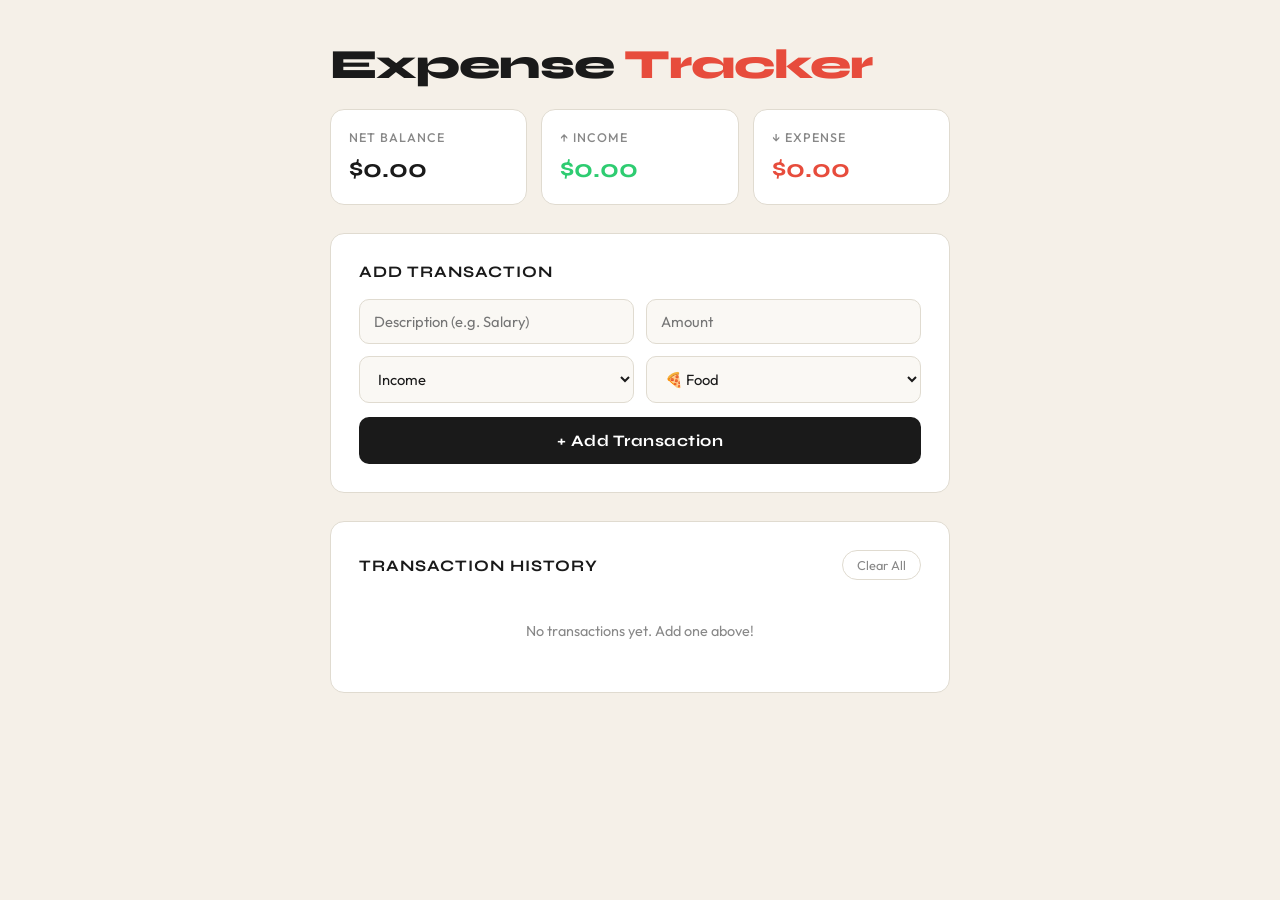
<file: Expense Tracker/index.html>
<!DOCTYPE html>
<html lang="en">
<head>
  <meta charset="UTF-8" />
  <meta name="viewport" content="width=device-width, initial-scale=1.0"/>
  <title>Expense Tracker</title>
  <!-- External stylesheet -->
  <link rel="stylesheet" href="style.css" />
  <!-- Google Fonts -->
  <link href="https://fonts.googleapis.com/css2?family=Syne:wght@700;800&family=Outfit:wght@400;500;600&display=swap" rel="stylesheet"/>
</head>
<body>

  <div class="app">

    <!-- Balance Summary Cards -->
    <header>
      <h1>Expense <span>Tracker</span></h1>
      <div class="summary-cards">
        <div class="card balance">
          <p class="card-label">Net Balance</p>
          <h2 id="netBalance">$0.00</h2>
        </div>
        <div class="card income">
          <p class="card-label">↑ Income</p>
          <h2 id="totalIncome">$0.00</h2>
        </div>
        <div class="card expense">
          <p class="card-label">↓ Expense</p>
          <h2 id="totalExpense">$0.00</h2>
        </div>
      </div>
    </header>

    <!-- Add Transaction Form -->
    <section class="form-section">
      <h3>Add Transaction</h3>
      <div class="form-grid">
        <input type="text"   id="descInput"   placeholder="Description (e.g. Salary)" />
        <input type="number" id="amountInput" placeholder="Amount" min="0" step="0.01"/>
        <select id="typeSelect">
          <option value="income">Income</option>
          <option value="expense">Expense</option>
        </select>
        <select id="categorySelect">
          <option value="Food">🍕 Food</option>
          <option value="Transport">🚗 Transport</option>
          <option value="Shopping">🛍 Shopping</option>
          <option value="Health">💊 Health</option>
          <option value="Entertainment">🎬 Entertainment</option>
          <option value="Salary">💼 Salary</option>
          <option value="Other">📦 Other</option>
        </select>
      </div>
      <button id="addBtn">+ Add Transaction</button>
    </section>

    <!-- Transaction History -->
    <section class="history-section">
      <div class="history-header">
        <h3>Transaction History</h3>
        <button id="clearAllBtn">Clear All</button>
      </div>
      <ul id="transactionList"></ul>
    </section>

  </div>

  <script src="script.js"></script>
</body>
</html>
</file>
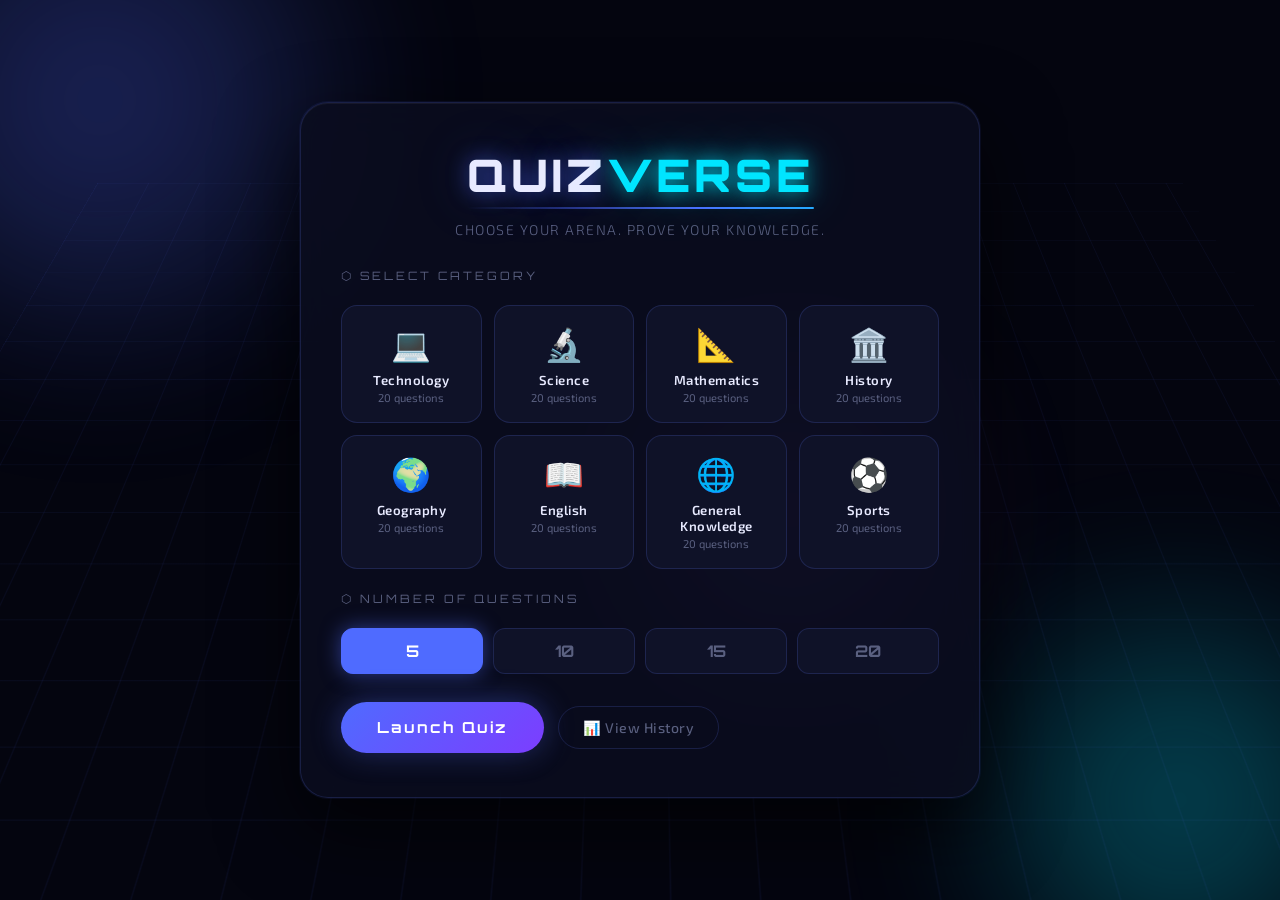
<file: Quiz App/index.html>
<!DOCTYPE html>
<html lang="en">
<head>
  <meta charset="UTF-8" />
  <meta name="viewport" content="width=device-width, initial-scale=1.0"/>
  <title>QuizVerse — Knowledge Arena</title>
  <link rel="stylesheet" href="style.css"/>
  <link href="https://fonts.googleapis.com/css2?family=Orbitron:wght@700;900&family=Exo+2:wght@300;400;500;600;700&display=swap" rel="stylesheet"/>
</head>
<body>

  <!-- Animated 3D background -->
  <div class="bg-scene">
    <div class="orb orb1"></div>
    <div class="orb orb2"></div>
    <div class="orb orb3"></div>
    <div class="grid-lines"></div>
  </div>

  <div class="app-shell">

    <!-- ══════════════════════════════
         SCREEN 1: HOME
    ══════════════════════════════ -->
    <div id="homeScreen" class="screen active">

      <div class="home-header">
        <div class="logo-wrap">
          <span class="logo-text">QUIZ<em>VERSE</em></span>
          <div class="logo-underline"></div>
        </div>
        <p class="tagline">Choose your arena. Prove your knowledge.</p>
      </div>

      <div class="section-label">⬡ SELECT CATEGORY</div>
      <div class="category-grid" id="categoryGrid">
        <!-- Filled by JS -->
      </div>

      <div class="section-label">⬡ NUMBER OF QUESTIONS</div>
      <div class="count-selector">
        <button class="count-btn active" data-count="5">5</button>
        <button class="count-btn" data-count="10">10</button>
        <button class="count-btn" data-count="15">15</button>
        <button class="count-btn" data-count="20">20</button>
      </div>

      <div class="home-actions">
        <button class="cta-btn" id="startQuizBtn">
          <span>Launch Quiz</span>
          <div class="btn-shine"></div>
        </button>
        <button class="ghost-btn" id="viewHistoryBtn">📊 View History</button>
      </div>
    </div>

    <!-- ══════════════════════════════
         SCREEN 2: QUIZ
    ══════════════════════════════ -->
    <div id="quizScreen" class="screen">

      <div class="hud">
        <div class="hud-item">
          <span class="hud-label">CATEGORY</span>
          <span class="hud-value" id="hudCategory">—</span>
        </div>
        <div class="hud-item">
          <span class="hud-label">QUESTION</span>
          <span class="hud-value" id="hudQuestion">1/10</span>
        </div>
        <div class="hud-item">
          <span class="hud-label">SCORE</span>
          <span class="hud-value score-val" id="hudScore">0</span>
        </div>
      </div>

      <div class="progress-track">
        <div class="progress-fill" id="progressFill"></div>
      </div>

      <!-- 3D flipping card -->
      <div class="card-scene">
        <div class="question-card" id="questionCard">
          <div class="q-number" id="qNumber">Q1</div>
          <div class="q-text"   id="qText">...</div>
        </div>
      </div>

      <div class="options-wrap" id="optionsWrap"></div>

      <div class="quiz-footer">
        <button class="next-btn" id="nextBtn" style="display:none">Next →</button>
      </div>
    </div>

    <!-- ══════════════════════════════
         SCREEN 3: RESULT
    ══════════════════════════════ -->
    <div id="resultScreen" class="screen">

      <div class="result-trophy" id="resultTrophy">🏆</div>
      <div class="result-headline">QUIZ COMPLETE</div>
      <div class="result-category" id="resultCategory"></div>

      <div class="score-ring-wrap">
        <svg class="score-ring" viewBox="0 0 120 120">
          <circle class="ring-bg"   cx="60" cy="60" r="50"/>
          <circle class="ring-fill" cx="60" cy="60" r="50" id="ringFill"/>
        </svg>
        <div class="score-ring-text">
          <span id="ringScore">0</span>
          <small id="ringTotal">/10</small>
        </div>
      </div>

      <p class="result-msg" id="resultMsg"></p>

      <div class="stat-pills">
        <div class="stat-pill correct-pill">
          <span class="pill-val" id="statCorrect">0</span>
          <span class="pill-label">Correct</span>
        </div>
        <div class="stat-pill wrong-pill">
          <span class="pill-val" id="statWrong">0</span>
          <span class="pill-label">Wrong</span>
        </div>
        <div class="stat-pill">
          <span class="pill-val" id="statPercent">0%</span>
          <span class="pill-label">Accuracy</span>
        </div>
      </div>

      <div class="result-actions">
        <button class="cta-btn" id="playAgainBtn">Play Again</button>
        <button class="ghost-btn" id="goHomeBtn">← Home</button>
      </div>
    </div>

    <!-- ══════════════════════════════
         SCREEN 4: HISTORY
    ══════════════════════════════ -->
    <div id="historyScreen" class="screen">
      <div class="history-top">
        <h2 class="history-title">📊 QUIZ HISTORY</h2>
        <button class="ghost-btn small" id="clearHistoryBtn">🗑 Clear All</button>
      </div>
      <div id="historyList" class="history-list"></div>
      <button class="ghost-btn" id="backFromHistoryBtn">← Back to Home</button>
    </div>

  </div>

  <script src="script.js"></script>
</body>
</html>
</file>
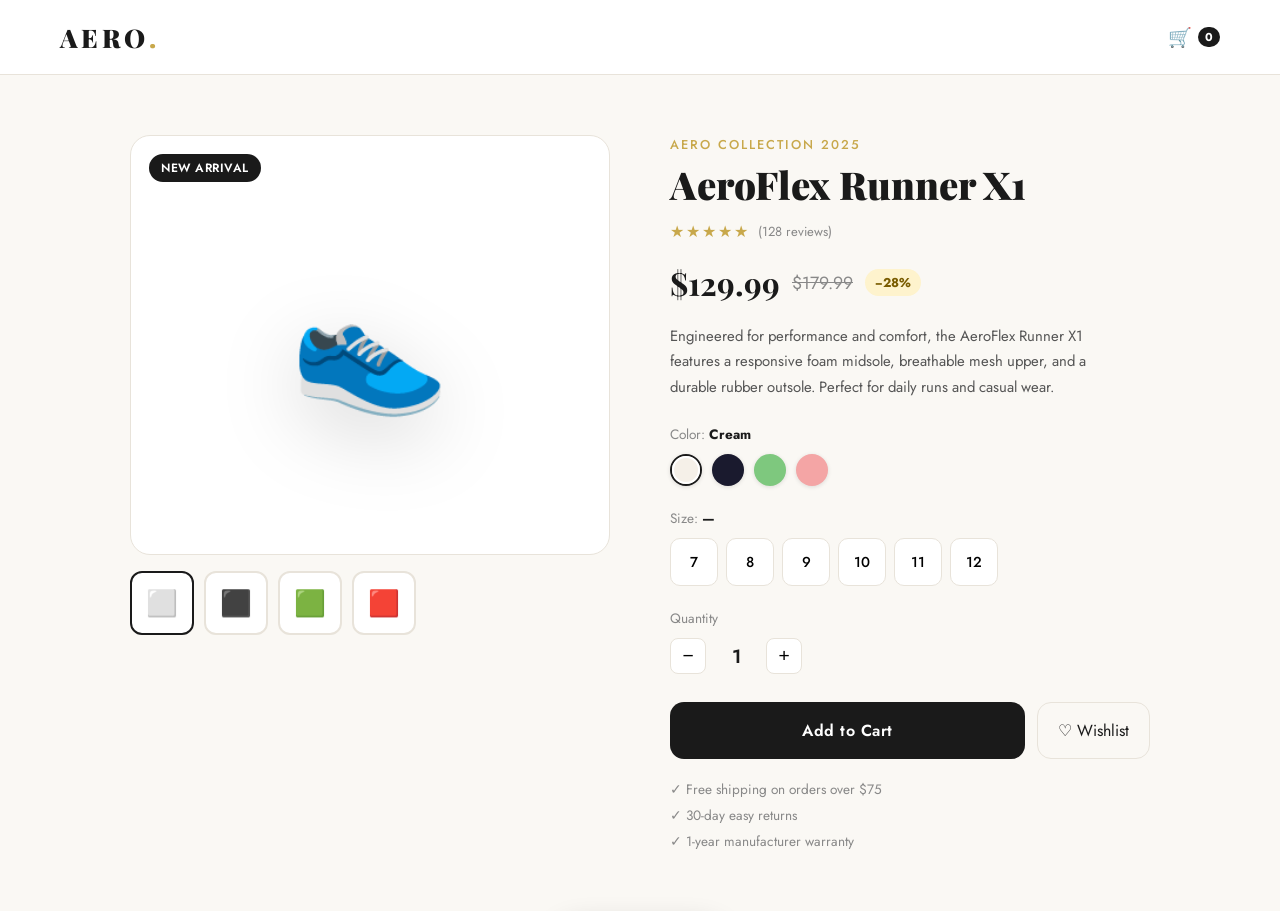
<file: Simple E-commerce Product Page/index.html>
<!DOCTYPE html>
<html lang="en">
<head>
  <meta charset="UTF-8" />
  <meta name="viewport" content="width=device-width, initial-scale=1.0"/>
  <title>Shop — Aero Sneaker</title>
  <!-- External stylesheet -->
  <link rel="stylesheet" href="style.css"/>
  <!-- Google Fonts -->
  <link href="https://fonts.googleapis.com/css2?family=Playfair+Display:wght@700;900&family=Jost:wght@300;400;500;600&display=swap" rel="stylesheet"/>
</head>
<body>

  <!-- Navigation -->
  <nav>
    <div class="logo">AERO<span>.</span></div>
    <div class="cart-icon" id="cartIcon">
      🛒 <span class="cart-count" id="cartCount">0</span>
    </div>
  </nav>

  <!-- Main Product Section -->
  <main>

    <!-- Product Image Gallery -->
    <div class="product-gallery">
      <!-- Main image display -->
      <div class="main-image" id="mainImage">
        <div class="product-badge">New Arrival</div>
        <div class="placeholder-img" id="imgDisplay">👟</div>
      </div>
      <!-- Thumbnail strip -->
      <div class="thumbnails">
        <div class="thumb active" data-color="#f5f0e8">⬜</div>
        <div class="thumb" data-color="#1a1a2e">⬛</div>
        <div class="thumb" data-color="#e8f5e0">🟩</div>
        <div class="thumb" data-color="#fde8e8">🟥</div>
      </div>
    </div>

    <!-- Product Details -->
    <div class="product-info">

      <div class="brand-tag">AERO Collection 2025</div>
      <h1 class="product-title">AeroFlex Runner X1</h1>

      <!-- Star rating -->
      <div class="rating">
        <span class="stars">★★★★★</span>
        <span class="review-count">(128 reviews)</span>
      </div>

      <!-- Price -->
      <div class="price-row">
        <span class="price" id="currentPrice">$129.99</span>
        <span class="original-price">$179.99</span>
        <span class="discount-badge">−28%</span>
      </div>

      <!-- Description -->
      <p class="description">
        Engineered for performance and comfort, the AeroFlex Runner X1 features
        a responsive foam midsole, breathable mesh upper, and a durable rubber outsole.
        Perfect for daily runs and casual wear.
      </p>

      <!-- Color Selector -->
      <div class="selector-group">
        <p class="selector-label">Color: <strong id="selectedColor">Cream</strong></p>
        <div class="color-swatches">
          <div class="swatch active" data-color="Cream"   style="background:#f5f0e8;" title="Cream"></div>
          <div class="swatch" data-color="Midnight" style="background:#1a1a2e;" title="Midnight"></div>
          <div class="swatch" data-color="Sage"     style="background:#7ec87e;" title="Sage"></div>
          <div class="swatch" data-color="Blush"    style="background:#f4a5a5;" title="Blush"></div>
        </div>
      </div>

      <!-- Size Selector -->
      <div class="selector-group">
        <p class="selector-label">Size: <strong id="selectedSize">—</strong></p>
        <div class="size-grid">
          <button class="size-btn" data-size="7">7</button>
          <button class="size-btn" data-size="8">8</button>
          <button class="size-btn" data-size="9">9</button>
          <button class="size-btn" data-size="10">10</button>
          <button class="size-btn" data-size="11">11</button>
          <button class="size-btn" data-size="12">12</button>
        </div>
      </div>

      <!-- Quantity Selector -->
      <div class="selector-group">
        <p class="selector-label">Quantity</p>
        <div class="quantity-row">
          <button class="qty-btn" id="decreaseQty">−</button>
          <span id="qtyDisplay">1</span>
          <button class="qty-btn" id="increaseQty">+</button>
        </div>
      </div>

      <!-- Action Buttons -->
      <div class="action-btns">
        <button id="addToCartBtn" class="btn-primary">Add to Cart</button>
        <button id="wishlistBtn"  class="btn-secondary">♡ Wishlist</button>
      </div>

      <!-- Features List -->
      <ul class="features">
        <li>✓ Free shipping on orders over $75</li>
        <li>✓ 30-day easy returns</li>
        <li>✓ 1-year manufacturer warranty</li>
      </ul>

    </div>
  </main>

  <!-- Cart Notification Toast -->
  <div class="toast" id="toast">Added to cart! 🛒</div>

  <script src="script.js"></script>
</body>
</html>
</file>
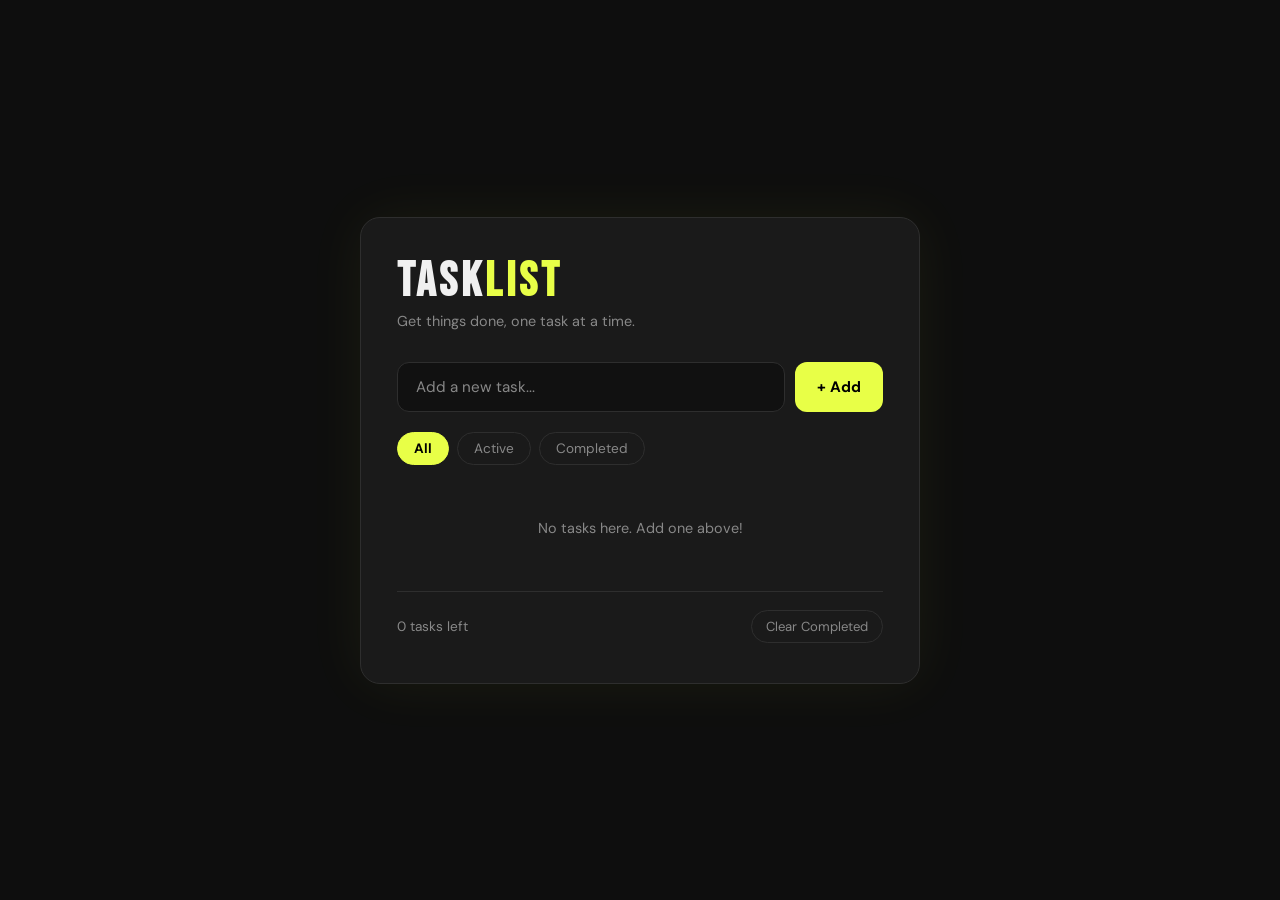
<file: To-Do list app/index.html>
<!DOCTYPE html>
<html lang="en">
<head>
  <meta charset="UTF-8" />
  <meta name="viewport" content="width=device-width, initial-scale=1.0"/>
  <title>To-Do List</title>
  <!-- Link to external stylesheet -->
  <link rel="stylesheet" href="style.css" />
  <!-- Google Fonts -->
  <link href="https://fonts.googleapis.com/css2?family=Bebas+Neue&family=DM+Sans:wght@400;500;700&display=swap" rel="stylesheet"/>
</head>
<body>

  <div class="app-wrapper">
    <header>
      <h1>TASK<span>LIST</span></h1>
      <p class="subtitle">Get things done, one task at a time.</p>
    </header>

    <!-- Input section for adding new tasks -->
    <div class="input-row">
      <input type="text" id="taskInput" placeholder="Add a new task..." maxlength="100" />
      <button id="addBtn">+ Add</button>
    </div>

    <!-- Filter buttons -->
    <div class="filters">
      <button class="filter-btn active" data-filter="all">All</button>
      <button class="filter-btn" data-filter="active">Active</button>
      <button class="filter-btn" data-filter="completed">Completed</button>
    </div>

    <!-- Task list container -->
    <ul id="taskList"></ul>

    <!-- Footer stats -->
    <div class="footer">
      <span id="taskCount">0 tasks left</span>
      <button id="clearBtn">Clear Completed</button>
    </div>
  </div>

  <!-- Link to external JavaScript -->
  <script src="script.js"></script>
</body>
</html>
</file>
<file: Expense Tracker/style.css>
/* =============================
   Variables & Reset
   ============================= */
:root {
  --bg: #f5f0e8;
  --card-bg: #ffffff;
  --text: #1a1a1a;
  --muted: #888;
  --income-color: #2ecc71;
  --expense-color: #e74c3c;
  --accent: #1a1a1a;
  --border: #e0dbd0;
  --radius: 14px;
}

* { margin: 0; padding: 0; box-sizing: border-box; }

body {
  background: var(--bg);
  color: var(--text);
  font-family: 'Outfit', sans-serif;
  min-height: 100vh;
  display: flex;
  justify-content: center;
  padding: 40px 20px;
}

/* =============================
   App Container
   ============================= */
.app {
  width: 100%;
  max-width: 620px;
  display: flex;
  flex-direction: column;
  gap: 28px;
  animation: fadeUp 0.5s ease;
}

@keyframes fadeUp {
  from { opacity: 0; transform: translateY(24px); }
  to   { opacity: 1; transform: translateY(0); }
}

/* =============================
   Header
   ============================= */
header h1 {
  font-family: 'Syne', sans-serif;
  font-size: 2.6rem;
  font-weight: 800;
  margin-bottom: 20px;
  letter-spacing: -1px;
}

header h1 span {
  color: var(--expense-color);
}

/* =============================
   Summary Cards
   ============================= */
.summary-cards {
  display: grid;
  grid-template-columns: 1fr 1fr 1fr;
  gap: 14px;
}

.card {
  background: var(--card-bg);
  border-radius: var(--radius);
  padding: 20px 18px;
  border: 1px solid var(--border);
  transition: transform 0.2s;
}

.card:hover { transform: translateY(-2px); }

.card-label {
  font-size: 0.78rem;
  color: var(--muted);
  font-weight: 500;
  text-transform: uppercase;
  letter-spacing: 1px;
  margin-bottom: 8px;
}

.card h2 {
  font-family: 'Syne', sans-serif;
  font-size: 1.6rem;
  font-weight: 700;
}

.card.balance h2 { color: var(--text); }
.card.income  h2 { color: var(--income-color); }
.card.expense h2 { color: var(--expense-color); }

/* =============================
   Form Section
   ============================= */
.form-section {
  background: var(--card-bg);
  border-radius: var(--radius);
  padding: 28px;
  border: 1px solid var(--border);
}

.form-section h3 {
  font-family: 'Syne', sans-serif;
  font-size: 1rem;
  font-weight: 700;
  margin-bottom: 18px;
  text-transform: uppercase;
  letter-spacing: 1px;
}

.form-grid {
  display: grid;
  grid-template-columns: 1fr 1fr;
  gap: 12px;
  margin-bottom: 14px;
}

/* Inputs and selects */
.form-grid input,
.form-grid select {
  padding: 12px 14px;
  border: 1px solid var(--border);
  border-radius: 10px;
  font-family: 'Outfit', sans-serif;
  font-size: 0.92rem;
  background: #faf8f4;
  color: var(--text);
  outline: none;
  transition: border-color 0.2s;
}

.form-grid input:focus,
.form-grid select:focus {
  border-color: var(--accent);
}

/* Add button */
#addBtn {
  width: 100%;
  padding: 14px;
  background: var(--accent);
  color: #fff;
  border: none;
  border-radius: 10px;
  font-family: 'Syne', sans-serif;
  font-size: 1rem;
  font-weight: 700;
  cursor: pointer;
  letter-spacing: 0.5px;
  transition: background 0.2s, transform 0.15s;
}

#addBtn:hover {
  background: #333;
  transform: scale(1.01);
}

/* =============================
   History Section
   ============================= */
.history-section {
  background: var(--card-bg);
  border-radius: var(--radius);
  padding: 28px;
  border: 1px solid var(--border);
}

.history-header {
  display: flex;
  justify-content: space-between;
  align-items: center;
  margin-bottom: 18px;
}

.history-header h3 {
  font-family: 'Syne', sans-serif;
  font-size: 1rem;
  font-weight: 700;
  text-transform: uppercase;
  letter-spacing: 1px;
}

#clearAllBtn {
  background: transparent;
  border: 1px solid var(--border);
  color: var(--muted);
  padding: 6px 14px;
  border-radius: 999px;
  font-family: 'Outfit', sans-serif;
  font-size: 0.8rem;
  cursor: pointer;
  transition: all 0.2s;
}

#clearAllBtn:hover {
  border-color: var(--expense-color);
  color: var(--expense-color);
}

/* =============================
   Transaction List
   ============================= */
#transactionList {
  list-style: none;
  display: flex;
  flex-direction: column;
  gap: 10px;
}

.transaction-item {
  display: flex;
  align-items: center;
  justify-content: space-between;
  padding: 14px 16px;
  background: #faf8f4;
  border-radius: 10px;
  border-left: 4px solid transparent;
  animation: slideIn 0.3s ease;
}

@keyframes slideIn {
  from { opacity: 0; transform: translateX(-8px); }
  to   { opacity: 1; transform: translateX(0); }
}

/* Color the left border by type */
.transaction-item.income  { border-color: var(--income-color); }
.transaction-item.expense { border-color: var(--expense-color); }

.tx-info { flex: 1; }

.tx-desc {
  font-weight: 600;
  font-size: 0.93rem;
  margin-bottom: 2px;
}

.tx-meta {
  font-size: 0.78rem;
  color: var(--muted);
}

.tx-amount {
  font-family: 'Syne', sans-serif;
  font-size: 1rem;
  font-weight: 700;
  margin: 0 16px;
}

.transaction-item.income  .tx-amount { color: var(--income-color); }
.transaction-item.expense .tx-amount { color: var(--expense-color); }

/* Delete button per item */
.tx-delete {
  background: transparent;
  border: none;
  color: var(--border);
  font-size: 1rem;
  cursor: pointer;
  transition: color 0.2s;
  padding: 4px;
}

.tx-delete:hover { color: var(--expense-color); }

/* Empty state */
.empty-msg {
  text-align: center;
  color: var(--muted);
  font-size: 0.9rem;
  padding: 24px 0;
}

/* =============================
   Responsive
   ============================= */
@media (max-width: 480px) {
  .summary-cards { grid-template-columns: 1fr; }
  .form-grid { grid-template-columns: 1fr; }
}
</file>
<file: Quiz App/style.css>
/* ═══════════════════════════════════════════
   QUIZVERSE — style.css
   Dark sci-fi theme with 3D depth effects
═══════════════════════════════════════════ */

/* ─── Variables ─── */
:root {
  --bg:       #04050f;
  --surface:  #0b0d1f;
  --card:     #0f1228;
  --border:   rgba(100,120,255,0.18);
  --accent:   #4f6bff;
  --accent2:  #00e5ff;
  --correct:  #00e676;
  --wrong:    #ff1744;
  --text:     #e8eaff;
  --muted:    #5a6080;
  --gold:     #ffd54f;
  --radius:   18px;

  /* 3D perspective */
  --persp: 1000px;
}

/* ─── Reset ─── */
*, *::before, *::after { margin: 0; padding: 0; box-sizing: border-box; }

body {
  background: var(--bg);
  color: var(--text);
  font-family: 'Exo 2', sans-serif;
  min-height: 100vh;
  display: flex;
  align-items: center;
  justify-content: center;
  padding: 20px;
  overflow-x: hidden;
}

/* ═══════════════════════════════════════════
   BACKGROUND SCENE — floating 3D orbs
═══════════════════════════════════════════ */
.bg-scene {
  position: fixed;
  inset: 0;
  pointer-events: none;
  z-index: 0;
  overflow: hidden;
}

/* Perspective grid lines */
.grid-lines {
  position: absolute;
  inset: 0;
  background-image:
    linear-gradient(rgba(79,107,255,0.06) 1px, transparent 1px),
    linear-gradient(90deg, rgba(79,107,255,0.06) 1px, transparent 1px);
  background-size: 60px 60px;
  transform: perspective(600px) rotateX(20deg) scale(1.5);
  transform-origin: center bottom;
}

/* Glowing orbs */
.orb {
  position: absolute;
  border-radius: 50%;
  filter: blur(80px);
  opacity: 0.35;
  animation: drift 12s ease-in-out infinite alternate;
}

.orb1 {
  width: 500px; height: 500px;
  background: radial-gradient(circle, #4f6bff, transparent);
  top: -150px; left: -150px;
  animation-duration: 14s;
}
.orb2 {
  width: 400px; height: 400px;
  background: radial-gradient(circle, #00e5ff, transparent);
  bottom: -100px; right: -100px;
  animation-duration: 10s;
  animation-delay: -4s;
}
.orb3 {
  width: 300px; height: 300px;
  background: radial-gradient(circle, #a855f7, transparent);
  top: 40%; left: 50%;
  animation-duration: 16s;
  animation-delay: -8s;
}

@keyframes drift {
  from { transform: translate(0, 0) scale(1); }
  to   { transform: translate(40px, 30px) scale(1.1); }
}

/* ═══════════════════════════════════════════
   APP SHELL
═══════════════════════════════════════════ */
.app-shell {
  position: relative;
  z-index: 1;
  width: 100%;
  max-width: 680px;
  background: rgba(11,13,31,0.85);
  border: 1px solid var(--border);
  border-radius: 28px;
  padding: 44px 40px;
  backdrop-filter: blur(20px);
  box-shadow:
    0 0 0 1px rgba(79,107,255,0.08),
    0 30px 80px rgba(0,0,0,0.7),
    inset 0 1px 0 rgba(255,255,255,0.05);
  /* subtle 3D tilt on hover */
  transform-style: preserve-3d;
  transition: transform 0.3s ease, box-shadow 0.3s ease;
}

.app-shell:hover {
  transform: perspective(var(--persp)) rotateX(1.5deg) rotateY(-1deg);
  box-shadow:
    0 0 0 1px rgba(79,107,255,0.14),
    0 40px 100px rgba(0,0,0,0.8),
    inset 0 1px 0 rgba(255,255,255,0.07);
}

/* ─── Screens ─── */
.screen { display: none; flex-direction: column; gap: 22px; }
.screen.active { display: flex; animation: screenIn 0.5s cubic-bezier(0.22,1,0.36,1); }

@keyframes screenIn {
  from { opacity: 0; transform: translateY(20px) scale(0.98); }
  to   { opacity: 1; transform: translateY(0)    scale(1); }
}

/* ═══════════════════════════════════════════
   HOME SCREEN
═══════════════════════════════════════════ */
.home-header { text-align: center; padding-bottom: 8px; }

.logo-wrap { display: inline-block; position: relative; margin-bottom: 12px; }

.logo-text {
  font-family: 'Orbitron', sans-serif;
  font-size: 2.8rem;
  font-weight: 900;
  letter-spacing: 4px;
  color: var(--text);
  text-shadow:
    0 0 20px rgba(79,107,255,0.6),
    0 0 60px rgba(79,107,255,0.3);
}

.logo-text em {
  font-style: normal;
  color: var(--accent2);
  text-shadow:
    0 0 20px rgba(0,229,255,0.8),
    0 0 50px rgba(0,229,255,0.4);
}

.logo-underline {
  height: 2px;
  background: linear-gradient(90deg, transparent, var(--accent), var(--accent2), transparent);
  margin-top: 4px;
  border-radius: 999px;
  animation: shimmer 2.5s linear infinite;
  background-size: 200% 100%;
}

@keyframes shimmer {
  0%   { background-position: -200% center; }
  100% { background-position:  200% center; }
}

.tagline {
  color: var(--muted);
  font-size: 0.88rem;
  font-weight: 300;
  letter-spacing: 1.5px;
  text-transform: uppercase;
}

/* ─── Section labels ─── */
.section-label {
  font-family: 'Orbitron', sans-serif;
  font-size: 0.72rem;
  letter-spacing: 3px;
  color: var(--muted);
  text-transform: uppercase;
}

/* ─── Category Grid ─── */
.category-grid {
  display: grid;
  grid-template-columns: repeat(auto-fill, minmax(140px, 1fr));
  gap: 12px;
}

.cat-card {
  position: relative;
  background: var(--card);
  border: 1px solid var(--border);
  border-radius: 16px;
  padding: 18px 14px;
  text-align: center;
  cursor: pointer;
  transition: all 0.25s cubic-bezier(0.34,1.56,0.64,1);
  transform-style: preserve-3d;
  overflow: hidden;
}

.cat-card::before {
  content: '';
  position: absolute;
  inset: 0;
  background: linear-gradient(135deg, var(--cat-color, var(--accent)), transparent 60%);
  opacity: 0;
  transition: opacity 0.3s;
  border-radius: inherit;
}

.cat-card:hover {
  transform: translateY(-6px) scale(1.03) rotateX(4deg);
  border-color: var(--cat-color, var(--accent));
  box-shadow: 0 12px 30px rgba(0,0,0,0.5), 0 0 20px var(--cat-color, rgba(79,107,255,0.3));
}

.cat-card:hover::before { opacity: 0.12; }

.cat-card.selected {
  border-color: var(--cat-color, var(--accent));
  background: rgba(79,107,255,0.1);
  box-shadow: 0 0 0 2px var(--cat-color, var(--accent)), 0 8px 30px rgba(0,0,0,0.5);
  transform: translateY(-4px) rotateX(2deg);
}

.cat-card.selected::before { opacity: 0.15; }

.cat-emoji { font-size: 2rem; display: block; margin-bottom: 8px; }

.cat-name {
  font-size: 0.82rem;
  font-weight: 600;
  letter-spacing: 0.5px;
  color: var(--text);
}

.cat-count {
  font-size: 0.7rem;
  color: var(--muted);
  margin-top: 3px;
}

/* ─── Count Selector ─── */
.count-selector {
  display: flex;
  gap: 10px;
  flex-wrap: wrap;
}

.count-btn {
  flex: 1;
  min-width: 60px;
  padding: 12px;
  background: var(--card);
  border: 1px solid var(--border);
  border-radius: 12px;
  color: var(--muted);
  font-family: 'Orbitron', sans-serif;
  font-size: 1rem;
  font-weight: 700;
  cursor: pointer;
  transition: all 0.2s;
}

.count-btn:hover { border-color: var(--accent); color: var(--text); }

.count-btn.active {
  background: var(--accent);
  border-color: var(--accent);
  color: #fff;
  box-shadow: 0 0 20px rgba(79,107,255,0.5);
}

/* ─── CTA Button ─── */
.cta-btn {
  position: relative;
  padding: 16px 36px;
  background: linear-gradient(135deg, var(--accent), #7c3dff);
  color: #fff;
  border: none;
  border-radius: 999px;
  font-family: 'Orbitron', sans-serif;
  font-size: 0.95rem;
  font-weight: 700;
  letter-spacing: 2px;
  cursor: pointer;
  overflow: hidden;
  transition: transform 0.2s, box-shadow 0.2s;
  box-shadow: 0 0 30px rgba(79,107,255,0.4), 0 8px 20px rgba(0,0,0,0.4);
}

.cta-btn:hover {
  transform: scale(1.05) translateY(-2px);
  box-shadow: 0 0 50px rgba(79,107,255,0.6), 0 12px 28px rgba(0,0,0,0.5);
}

/* Animated shine sweep on CTA */
.btn-shine {
  position: absolute;
  top: -50%; left: -75%;
  width: 50%; height: 200%;
  background: linear-gradient(90deg, transparent, rgba(255,255,255,0.25), transparent);
  transform: skewX(-20deg);
  animation: sweepShine 3s ease-in-out infinite;
}

@keyframes sweepShine {
  0%   { left: -75%; }
  60%, 100% { left: 125%; }
}

/* ─── Ghost Button ─── */
.ghost-btn {
  padding: 12px 24px;
  background: transparent;
  border: 1px solid var(--border);
  border-radius: 999px;
  color: var(--muted);
  font-family: 'Exo 2', sans-serif;
  font-size: 0.88rem;
  font-weight: 500;
  cursor: pointer;
  transition: all 0.2s;
  letter-spacing: 0.5px;
}

.ghost-btn:hover { border-color: var(--accent2); color: var(--accent2); }
.ghost-btn.small { padding: 8px 16px; font-size: 0.8rem; }

.home-actions {
  display: flex;
  gap: 14px;
  align-items: center;
  flex-wrap: wrap;
  margin-top: 6px;
}

/* ═══════════════════════════════════════════
   QUIZ SCREEN
═══════════════════════════════════════════ */

/* ─── HUD ─── */
.hud {
  display: flex;
  justify-content: space-between;
  background: var(--card);
  border: 1px solid var(--border);
  border-radius: 14px;
  padding: 12px 20px;
  gap: 8px;
}

.hud-item { text-align: center; flex: 1; }
.hud-item:first-child { text-align: left; }
.hud-item:last-child  { text-align: right; }

.hud-label {
  display: block;
  font-family: 'Orbitron', sans-serif;
  font-size: 0.58rem;
  letter-spacing: 2px;
  color: var(--muted);
  margin-bottom: 3px;
}

.hud-value {
  font-family: 'Orbitron', sans-serif;
  font-size: 0.88rem;
  font-weight: 700;
  color: var(--text);
}

.score-val { color: var(--accent2); }

/* ─── Progress track ─── */
.progress-track {
  height: 4px;
  background: rgba(255,255,255,0.06);
  border-radius: 999px;
  overflow: visible;
  position: relative;
}

.progress-fill {
  height: 100%;
  background: linear-gradient(90deg, var(--accent), var(--accent2));
  border-radius: 999px;
  transition: width 0.5s cubic-bezier(0.4,0,0.2,1);
  box-shadow: 0 0 12px var(--accent2);
  width: 0%;
}

/* ─── 3D Question Card ─── */
.card-scene {
  perspective: var(--persp);
  perspective-origin: 50% 50%;
}

.question-card {
  background: linear-gradient(135deg, rgba(20,24,50,0.9), rgba(10,12,28,0.95));
  border: 1px solid rgba(79,107,255,0.25);
  border-radius: 22px;
  padding: 32px 28px;
  position: relative;
  overflow: hidden;
  transform-style: preserve-3d;
  box-shadow:
    0 20px 60px rgba(0,0,0,0.6),
    inset 0 1px 0 rgba(255,255,255,0.04);
  animation: cardEntrance 0.4s cubic-bezier(0.22,1,0.36,1);
}

@keyframes cardEntrance {
  from { opacity: 0; transform: perspective(600px) rotateX(-10deg) translateY(20px); }
  to   { opacity: 1; transform: perspective(600px) rotateX(0deg)   translateY(0); }
}

/* Decorative corner glow */
.question-card::before {
  content: '';
  position: absolute;
  top: -40px; right: -40px;
  width: 120px; height: 120px;
  background: radial-gradient(circle, rgba(79,107,255,0.2), transparent);
  border-radius: 50%;
}

.question-card::after {
  content: '';
  position: absolute;
  bottom: -30px; left: -30px;
  width: 80px; height: 80px;
  background: radial-gradient(circle, rgba(0,229,255,0.15), transparent);
  border-radius: 50%;
}

.q-number {
  font-family: 'Orbitron', sans-serif;
  font-size: 0.68rem;
  font-weight: 700;
  color: var(--accent2);
  letter-spacing: 3px;
  margin-bottom: 14px;
  text-shadow: 0 0 10px var(--accent2);
}

.q-text {
  font-size: 1.18rem;
  font-weight: 600;
  line-height: 1.6;
  color: var(--text);
  position: relative;
  z-index: 1;
}

/* ─── Options ─── */
.options-wrap {
  display: grid;
  grid-template-columns: 1fr 1fr;
  gap: 12px;
}

.option-btn {
  position: relative;
  padding: 16px 14px;
  background: var(--card);
  border: 1px solid var(--border);
  border-radius: 14px;
  color: var(--text);
  font-family: 'Exo 2', sans-serif;
  font-size: 0.9rem;
  font-weight: 500;
  cursor: pointer;
  text-align: left;
  transition: all 0.22s cubic-bezier(0.34,1.56,0.64,1);
  line-height: 1.4;
  overflow: hidden;
}

.option-btn::before {
  content: '';
  position: absolute;
  inset: 0;
  background: linear-gradient(135deg, var(--accent), transparent);
  opacity: 0;
  transition: opacity 0.2s;
  border-radius: inherit;
}

.option-btn:hover:not(:disabled) {
  border-color: var(--accent);
  transform: translateY(-3px) scale(1.02);
  box-shadow: 0 8px 24px rgba(0,0,0,0.4), 0 0 14px rgba(79,107,255,0.25);
}

.option-btn:hover:not(:disabled)::before { opacity: 0.07; }

/* Answer feedback states */
.option-btn.correct {
  background: rgba(0,230,118,0.12);
  border-color: var(--correct);
  color: var(--correct);
  box-shadow: 0 0 20px rgba(0,230,118,0.25);
  animation: correctPulse 0.4s ease;
}

.option-btn.wrong {
  background: rgba(255,23,68,0.1);
  border-color: var(--wrong);
  color: var(--wrong);
  animation: shake 0.4s ease;
}

.option-btn:disabled { cursor: not-allowed; }

@keyframes correctPulse {
  0%   { transform: scale(1); }
  50%  { transform: scale(1.04); }
  100% { transform: scale(1); }
}

@keyframes shake {
  0%, 100% { transform: translateX(0); }
  25%       { transform: translateX(-6px); }
  75%       { transform: translateX(6px); }
}

/* ─── Next Button ─── */
.quiz-footer { display: flex; justify-content: flex-end; }

.next-btn {
  padding: 12px 28px;
  background: linear-gradient(135deg, var(--accent), #6930ff);
  border: none;
  border-radius: 999px;
  color: #fff;
  font-family: 'Orbitron', sans-serif;
  font-size: 0.82rem;
  font-weight: 700;
  letter-spacing: 1.5px;
  cursor: pointer;
  animation: fadeUp 0.3s ease;
  box-shadow: 0 4px 20px rgba(79,107,255,0.4);
  transition: transform 0.2s, box-shadow 0.2s;
}

.next-btn:hover {
  transform: scale(1.06) translateY(-2px);
  box-shadow: 0 8px 30px rgba(79,107,255,0.5);
}

@keyframes fadeUp {
  from { opacity: 0; transform: translateY(10px); }
  to   { opacity: 1; transform: translateY(0); }
}

/* ═══════════════════════════════════════════
   RESULT SCREEN
═══════════════════════════════════════════ */
#resultScreen { align-items: center; text-align: center; }

.result-trophy {
  font-size: 4.5rem;
  animation: trophyBounce 0.7s cubic-bezier(0.34,1.56,0.64,1);
  filter: drop-shadow(0 0 20px rgba(255,213,79,0.6));
}

@keyframes trophyBounce {
  from { transform: scale(0) rotate(-20deg); opacity: 0; }
  to   { transform: scale(1) rotate(0deg);  opacity: 1; }
}

.result-headline {
  font-family: 'Orbitron', sans-serif;
  font-size: 1.8rem;
  font-weight: 900;
  letter-spacing: 4px;
  text-shadow: 0 0 30px rgba(79,107,255,0.5);
}

.result-category {
  font-size: 0.82rem;
  color: var(--accent2);
  letter-spacing: 2px;
  text-transform: uppercase;
}

/* Circular SVG score ring */
.score-ring-wrap {
  position: relative;
  width: 140px;
  height: 140px;
  margin: 8px auto;
}

.score-ring { width: 100%; height: 100%; transform: rotate(-90deg); }

.ring-bg {
  fill: none;
  stroke: rgba(255,255,255,0.06);
  stroke-width: 8;
}

.ring-fill {
  fill: none;
  stroke: url(#ringGrad);
  stroke-width: 8;
  stroke-linecap: round;
  stroke-dasharray: 314;
  stroke-dashoffset: 314;
  transition: stroke-dashoffset 1.2s cubic-bezier(0.4,0,0.2,1);
  /* fallback colour */
  stroke: var(--accent2);
}

.score-ring-text {
  position: absolute;
  inset: 0;
  display: flex;
  flex-direction: column;
  align-items: center;
  justify-content: center;
}

#ringScore {
  font-family: 'Orbitron', sans-serif;
  font-size: 2.2rem;
  font-weight: 900;
  color: var(--accent2);
  line-height: 1;
  text-shadow: 0 0 20px var(--accent2);
}

#ringTotal { color: var(--muted); font-size: 0.9rem; }

.result-msg {
  color: var(--muted);
  font-size: 0.92rem;
  max-width: 340px;
  line-height: 1.6;
}

/* Stat pills */
.stat-pills {
  display: flex;
  gap: 12px;
  flex-wrap: wrap;
  justify-content: center;
}

.stat-pill {
  background: var(--card);
  border: 1px solid var(--border);
  border-radius: 14px;
  padding: 14px 22px;
  text-align: center;
  min-width: 80px;
}

.correct-pill { border-color: rgba(0,230,118,0.3); }
.wrong-pill   { border-color: rgba(255,23,68,0.3); }

.pill-val {
  display: block;
  font-family: 'Orbitron', sans-serif;
  font-size: 1.4rem;
  font-weight: 700;
  color: var(--text);
}

.correct-pill .pill-val { color: var(--correct); }
.wrong-pill   .pill-val { color: var(--wrong); }

.pill-label {
  font-size: 0.72rem;
  color: var(--muted);
  letter-spacing: 1px;
  text-transform: uppercase;
}

.result-actions { display: flex; gap: 14px; flex-wrap: wrap; justify-content: center; }

/* ═══════════════════════════════════════════
   HISTORY SCREEN
═══════════════════════════════════════════ */
.history-top {
  display: flex;
  justify-content: space-between;
  align-items: center;
}

.history-title {
  font-family: 'Orbitron', sans-serif;
  font-size: 1.1rem;
  letter-spacing: 2px;
  font-weight: 700;
}

.history-list {
  display: flex;
  flex-direction: column;
  gap: 10px;
  max-height: 420px;
  overflow-y: auto;
  padding-right: 4px;
}

/* Scrollbar styling */
.history-list::-webkit-scrollbar { width: 4px; }
.history-list::-webkit-scrollbar-track { background: transparent; }
.history-list::-webkit-scrollbar-thumb { background: var(--border); border-radius: 999px; }

.history-item {
  display: flex;
  align-items: center;
  gap: 16px;
  background: var(--card);
  border: 1px solid var(--border);
  border-radius: 14px;
  padding: 16px 18px;
  animation: fadeUp 0.3s ease both;
  transition: border-color 0.2s, transform 0.2s;
}

.history-item:hover {
  border-color: rgba(79,107,255,0.35);
  transform: translateX(4px);
}

.history-emoji { font-size: 1.8rem; flex-shrink: 0; }

.history-info { flex: 1; }

.history-cat {
  font-weight: 600;
  font-size: 0.92rem;
  color: var(--text);
  margin-bottom: 3px;
}

.history-meta {
  font-size: 0.75rem;
  color: var(--muted);
  letter-spacing: 0.5px;
}

.history-score {
  font-family: 'Orbitron', sans-serif;
  font-size: 1.1rem;
  font-weight: 700;
  text-align: right;
  flex-shrink: 0;
}

.score-great  { color: var(--correct); }
.score-ok     { color: var(--gold); }
.score-poor   { color: var(--wrong); }

.history-empty {
  text-align: center;
  padding: 40px 0;
  color: var(--muted);
  font-size: 0.9rem;
}

/* ═══════════════════════════════════════════
   RESPONSIVE
═══════════════════════════════════════════ */
@media (max-width: 520px) {
  .app-shell      { padding: 28px 20px; border-radius: 20px; }
  .options-wrap   { grid-template-columns: 1fr; }
  .category-grid  { grid-template-columns: repeat(2, 1fr); }
  .logo-text      { font-size: 2rem; }
  .result-headline{ font-size: 1.3rem; }
  .app-shell:hover{ transform: none; }
}
</file>
<file: Simple E-commerce Product Page/style.css>
/* =============================
   Variables & Reset
   ============================= */
:root {
  --bg: #faf8f4;
  --text: #1a1a1a;
  --muted: #888;
  --accent: #1a1a1a;
  --gold: #c8a84b;
  --border: #e8e3da;
  --radius: 14px;
  --card: #fff;
}

* { margin: 0; padding: 0; box-sizing: border-box; }

body {
  background: var(--bg);
  color: var(--text);
  font-family: 'Jost', sans-serif;
  min-height: 100vh;
}

/* =============================
   Navigation
   ============================= */
nav {
  display: flex;
  justify-content: space-between;
  align-items: center;
  padding: 20px 60px;
  border-bottom: 1px solid var(--border);
  background: #fff;
  position: sticky;
  top: 0;
  z-index: 100;
}

.logo {
  font-family: 'Playfair Display', serif;
  font-size: 1.6rem;
  font-weight: 900;
  letter-spacing: 4px;
}

.logo span { color: var(--gold); }

.cart-icon {
  font-size: 1.2rem;
  cursor: pointer;
  position: relative;
  display: flex;
  align-items: center;
  gap: 6px;
  font-weight: 500;
  transition: transform 0.2s;
}

.cart-icon:hover { transform: scale(1.1); }

.cart-count {
  background: var(--accent);
  color: #fff;
  font-size: 0.72rem;
  font-weight: 700;
  border-radius: 999px;
  padding: 2px 7px;
  min-width: 20px;
  text-align: center;
}

/* =============================
   Main Layout
   ============================= */
main {
  display: grid;
  grid-template-columns: 1fr 1fr;
  gap: 60px;
  max-width: 1100px;
  margin: 0 auto;
  padding: 60px 40px;
  animation: fadeIn 0.5s ease;
}

@keyframes fadeIn {
  from { opacity: 0; transform: translateY(20px); }
  to   { opacity: 1; transform: translateY(0); }
}

/* =============================
   Product Gallery
   ============================= */
.product-gallery {
  display: flex;
  flex-direction: column;
  gap: 16px;
}

/* Main product image area */
.main-image {
  background: var(--card);
  border: 1px solid var(--border);
  border-radius: 20px;
  height: 420px;
  display: flex;
  align-items: center;
  justify-content: center;
  position: relative;
  overflow: hidden;
  transition: background 0.4s ease;
}

.placeholder-img {
  font-size: 8rem;
  filter: drop-shadow(0 20px 40px rgba(0,0,0,0.15));
  transition: transform 0.3s ease;
  user-select: none;
}

.main-image:hover .placeholder-img {
  transform: scale(1.08) rotate(-4deg);
}

/* New arrival badge */
.product-badge {
  position: absolute;
  top: 18px;
  left: 18px;
  background: var(--accent);
  color: #fff;
  font-size: 0.75rem;
  font-weight: 600;
  padding: 5px 12px;
  border-radius: 999px;
  letter-spacing: 0.5px;
  text-transform: uppercase;
}

/* Thumbnail strip */
.thumbnails {
  display: flex;
  gap: 10px;
}

.thumb {
  width: 64px;
  height: 64px;
  border-radius: 12px;
  border: 2px solid var(--border);
  background: #fff;
  display: flex;
  align-items: center;
  justify-content: center;
  font-size: 1.6rem;
  cursor: pointer;
  transition: border-color 0.2s, transform 0.15s;
}

.thumb:hover  { border-color: #aaa; transform: scale(1.05); }
.thumb.active { border-color: var(--accent); border-width: 2px; }

/* =============================
   Product Info
   ============================= */
.brand-tag {
  font-size: 0.8rem;
  font-weight: 500;
  color: var(--gold);
  text-transform: uppercase;
  letter-spacing: 2px;
  margin-bottom: 8px;
}

.product-title {
  font-family: 'Playfair Display', serif;
  font-size: 2.4rem;
  font-weight: 900;
  line-height: 1.15;
  margin-bottom: 14px;
}

/* Star rating */
.rating {
  display: flex;
  align-items: center;
  gap: 8px;
  margin-bottom: 18px;
}

.stars { color: var(--gold); font-size: 1rem; letter-spacing: 2px; }
.review-count { font-size: 0.82rem; color: var(--muted); }

/* Price row */
.price-row {
  display: flex;
  align-items: center;
  gap: 12px;
  margin-bottom: 20px;
}

.price {
  font-family: 'Playfair Display', serif;
  font-size: 2rem;
  font-weight: 700;
}

.original-price {
  font-size: 1.1rem;
  color: var(--muted);
  text-decoration: line-through;
}

.discount-badge {
  background: #fef3cd;
  color: #7a5c00;
  font-size: 0.8rem;
  font-weight: 700;
  padding: 4px 10px;
  border-radius: 999px;
}

/* Description */
.description {
  font-size: 0.93rem;
  color: #555;
  line-height: 1.7;
  margin-bottom: 24px;
  max-width: 420px;
}

/* =============================
   Selectors
   ============================= */
.selector-group { margin-bottom: 22px; }

.selector-label {
  font-size: 0.85rem;
  color: var(--muted);
  margin-bottom: 10px;
}

.selector-label strong { color: var(--text); }

/* Color Swatches */
.color-swatches { display: flex; gap: 10px; }

.swatch {
  width: 32px;
  height: 32px;
  border-radius: 50%;
  border: 2px solid transparent;
  cursor: pointer;
  transition: transform 0.15s, border-color 0.2s;
  box-shadow: 0 1px 4px rgba(0,0,0,0.12);
}

.swatch:hover  { transform: scale(1.15); }
.swatch.active { border-color: var(--accent); outline: 2px solid white; outline-offset: -4px; }

/* Size Grid */
.size-grid { display: flex; gap: 8px; flex-wrap: wrap; }

.size-btn {
  width: 48px;
  height: 48px;
  border: 1px solid var(--border);
  border-radius: 10px;
  background: #fff;
  font-family: 'Jost', sans-serif;
  font-size: 0.9rem;
  font-weight: 500;
  cursor: pointer;
  transition: all 0.2s;
}

.size-btn:hover  { border-color: var(--accent); }
.size-btn.active { background: var(--accent); color: #fff; border-color: var(--accent); }

/* Quantity Row */
.quantity-row {
  display: flex;
  align-items: center;
  gap: 16px;
}

.qty-btn {
  width: 36px;
  height: 36px;
  border: 1px solid var(--border);
  border-radius: 8px;
  background: #fff;
  font-size: 1.2rem;
  cursor: pointer;
  transition: all 0.2s;
  display: flex;
  align-items: center;
  justify-content: center;
}

.qty-btn:hover { background: var(--accent); color: #fff; border-color: var(--accent); }

#qtyDisplay {
  font-size: 1.2rem;
  font-weight: 600;
  min-width: 28px;
  text-align: center;
}

/* =============================
   Action Buttons
   ============================= */
.action-btns {
  display: flex;
  gap: 12px;
  margin: 28px 0 20px;
}

.btn-primary {
  flex: 1;
  padding: 16px;
  background: var(--accent);
  color: #fff;
  border: none;
  border-radius: var(--radius);
  font-family: 'Jost', sans-serif;
  font-size: 1rem;
  font-weight: 600;
  cursor: pointer;
  letter-spacing: 0.5px;
  transition: background 0.2s, transform 0.15s;
}

.btn-primary:hover { background: #333; transform: scale(1.02); }

.btn-secondary {
  padding: 16px 20px;
  background: transparent;
  border: 1px solid var(--border);
  border-radius: var(--radius);
  font-family: 'Jost', sans-serif;
  font-size: 1rem;
  cursor: pointer;
  color: var(--text);
  transition: all 0.2s;
}

.btn-secondary:hover {
  border-color: var(--accent);
  background: #f5f5f5;
}

.btn-secondary.wishlisted { color: #e74c3c; border-color: #e74c3c; }

/* =============================
   Features
   ============================= */
.features {
  list-style: none;
  display: flex;
  flex-direction: column;
  gap: 6px;
}

.features li {
  font-size: 0.85rem;
  color: var(--muted);
}

/* =============================
   Toast Notification
   ============================= */
.toast {
  position: fixed;
  bottom: 32px;
  left: 50%;
  transform: translateX(-50%) translateY(100px);
  background: var(--accent);
  color: #fff;
  padding: 14px 28px;
  border-radius: 999px;
  font-size: 0.92rem;
  font-weight: 500;
  box-shadow: 0 8px 30px rgba(0,0,0,0.2);
  transition: transform 0.4s cubic-bezier(0.34, 1.56, 0.64, 1);
  z-index: 999;
  pointer-events: none;
}

.toast.show {
  transform: translateX(-50%) translateY(0);
}

/* =============================
   Responsive
   ============================= */
@media (max-width: 768px) {
  main { grid-template-columns: 1fr; padding: 30px 20px; gap: 30px; }
  nav  { padding: 16px 24px; }
  .product-title { font-size: 1.8rem; }
}
</file>
<file: To-Do list app/style.css>
/* =============================
   CSS Variables & Reset
   ============================= */
:root {
  --bg: #0e0e0e;
  --card: #1a1a1a;
  --accent: #e8ff47;
  --accent2: #ff4f4f;
  --text: #f0f0f0;
  --muted: #888;
  --border: #2e2e2e;
  --radius: 12px;
}

* {
  margin: 0;
  padding: 0;
  box-sizing: border-box;
}

body {
  background-color: var(--bg);
  color: var(--text);
  font-family: 'DM Sans', sans-serif;
  min-height: 100vh;
  display: flex;
  align-items: center;
  justify-content: center;
  padding: 24px;
}

/* =============================
   App Wrapper
   ============================= */
.app-wrapper {
  width: 100%;
  max-width: 560px;
  background: var(--card);
  border-radius: 20px;
  padding: 40px 36px;
  border: 1px solid var(--border);
  box-shadow: 0 0 60px rgba(232, 255, 71, 0.06);
  animation: slideUp 0.5s ease;
}

@keyframes slideUp {
  from { opacity: 0; transform: translateY(30px); }
  to   { opacity: 1; transform: translateY(0); }
}

/* =============================
   Header
   ============================= */
header {
  margin-bottom: 32px;
}

header h1 {
  font-family: 'Bebas Neue', sans-serif;
  font-size: 3rem;
  letter-spacing: 4px;
  color: var(--text);
  line-height: 1;
}

header h1 span {
  color: var(--accent);
}

.subtitle {
  color: var(--muted);
  font-size: 0.9rem;
  margin-top: 6px;
}

/* =============================
   Input Row
   ============================= */
.input-row {
  display: flex;
  gap: 10px;
  margin-bottom: 20px;
}

.input-row input {
  flex: 1;
  padding: 14px 18px;
  background: #111;
  border: 1px solid var(--border);
  border-radius: var(--radius);
  color: var(--text);
  font-size: 0.95rem;
  font-family: 'DM Sans', sans-serif;
  outline: none;
  transition: border-color 0.2s;
}

.input-row input:focus {
  border-color: var(--accent);
}

.input-row input::placeholder {
  color: var(--muted);
}

#addBtn {
  padding: 14px 22px;
  background: var(--accent);
  color: #000;
  border: none;
  border-radius: var(--radius);
  font-weight: 700;
  font-size: 0.95rem;
  cursor: pointer;
  font-family: 'DM Sans', sans-serif;
  transition: transform 0.15s, background 0.2s;
  white-space: nowrap;
}

#addBtn:hover {
  transform: scale(1.04);
  background: #d4f000;
}

/* =============================
   Filters
   ============================= */
.filters {
  display: flex;
  gap: 8px;
  margin-bottom: 24px;
}

.filter-btn {
  padding: 7px 16px;
  background: transparent;
  border: 1px solid var(--border);
  border-radius: 999px;
  color: var(--muted);
  font-family: 'DM Sans', sans-serif;
  font-size: 0.85rem;
  cursor: pointer;
  transition: all 0.2s;
}

.filter-btn.active,
.filter-btn:hover {
  background: var(--accent);
  color: #000;
  border-color: var(--accent);
  font-weight: 700;
}

/* =============================
   Task List
   ============================= */
#taskList {
  list-style: none;
  display: flex;
  flex-direction: column;
  gap: 10px;
  min-height: 40px;
}

/* Individual task item */
.task-item {
  display: flex;
  align-items: center;
  gap: 14px;
  padding: 14px 16px;
  background: #111;
  border: 1px solid var(--border);
  border-radius: var(--radius);
  animation: fadeIn 0.3s ease;
  transition: border-color 0.2s;
}

.task-item:hover {
  border-color: #444;
}

@keyframes fadeIn {
  from { opacity: 0; transform: translateX(-10px); }
  to   { opacity: 1; transform: translateX(0); }
}

/* Custom checkbox */
.task-item input[type="checkbox"] {
  width: 20px;
  height: 20px;
  accent-color: var(--accent);
  cursor: pointer;
  flex-shrink: 0;
}

/* Task text */
.task-text {
  flex: 1;
  font-size: 0.95rem;
  transition: color 0.2s;
  word-break: break-word;
}

/* Completed task style */
.task-item.done .task-text {
  text-decoration: line-through;
  color: var(--muted);
}

/* Delete button */
.delete-btn {
  background: transparent;
  border: none;
  color: var(--muted);
  font-size: 1.1rem;
  cursor: pointer;
  padding: 4px 8px;
  border-radius: 6px;
  transition: color 0.2s, background 0.2s;
  flex-shrink: 0;
}

.delete-btn:hover {
  color: var(--accent2);
  background: rgba(255, 79, 79, 0.1);
}

/* Empty state message */
.empty-msg {
  text-align: center;
  color: var(--muted);
  font-size: 0.9rem;
  padding: 30px 0;
}

/* =============================
   Footer
   ============================= */
.footer {
  display: flex;
  justify-content: space-between;
  align-items: center;
  margin-top: 24px;
  padding-top: 18px;
  border-top: 1px solid var(--border);
}

#taskCount {
  color: var(--muted);
  font-size: 0.85rem;
}

#clearBtn {
  background: transparent;
  border: 1px solid var(--border);
  color: var(--muted);
  padding: 7px 14px;
  border-radius: 999px;
  font-family: 'DM Sans', sans-serif;
  font-size: 0.82rem;
  cursor: pointer;
  transition: all 0.2s;
}

#clearBtn:hover {
  border-color: var(--accent2);
  color: var(--accent2);
}
</file>
